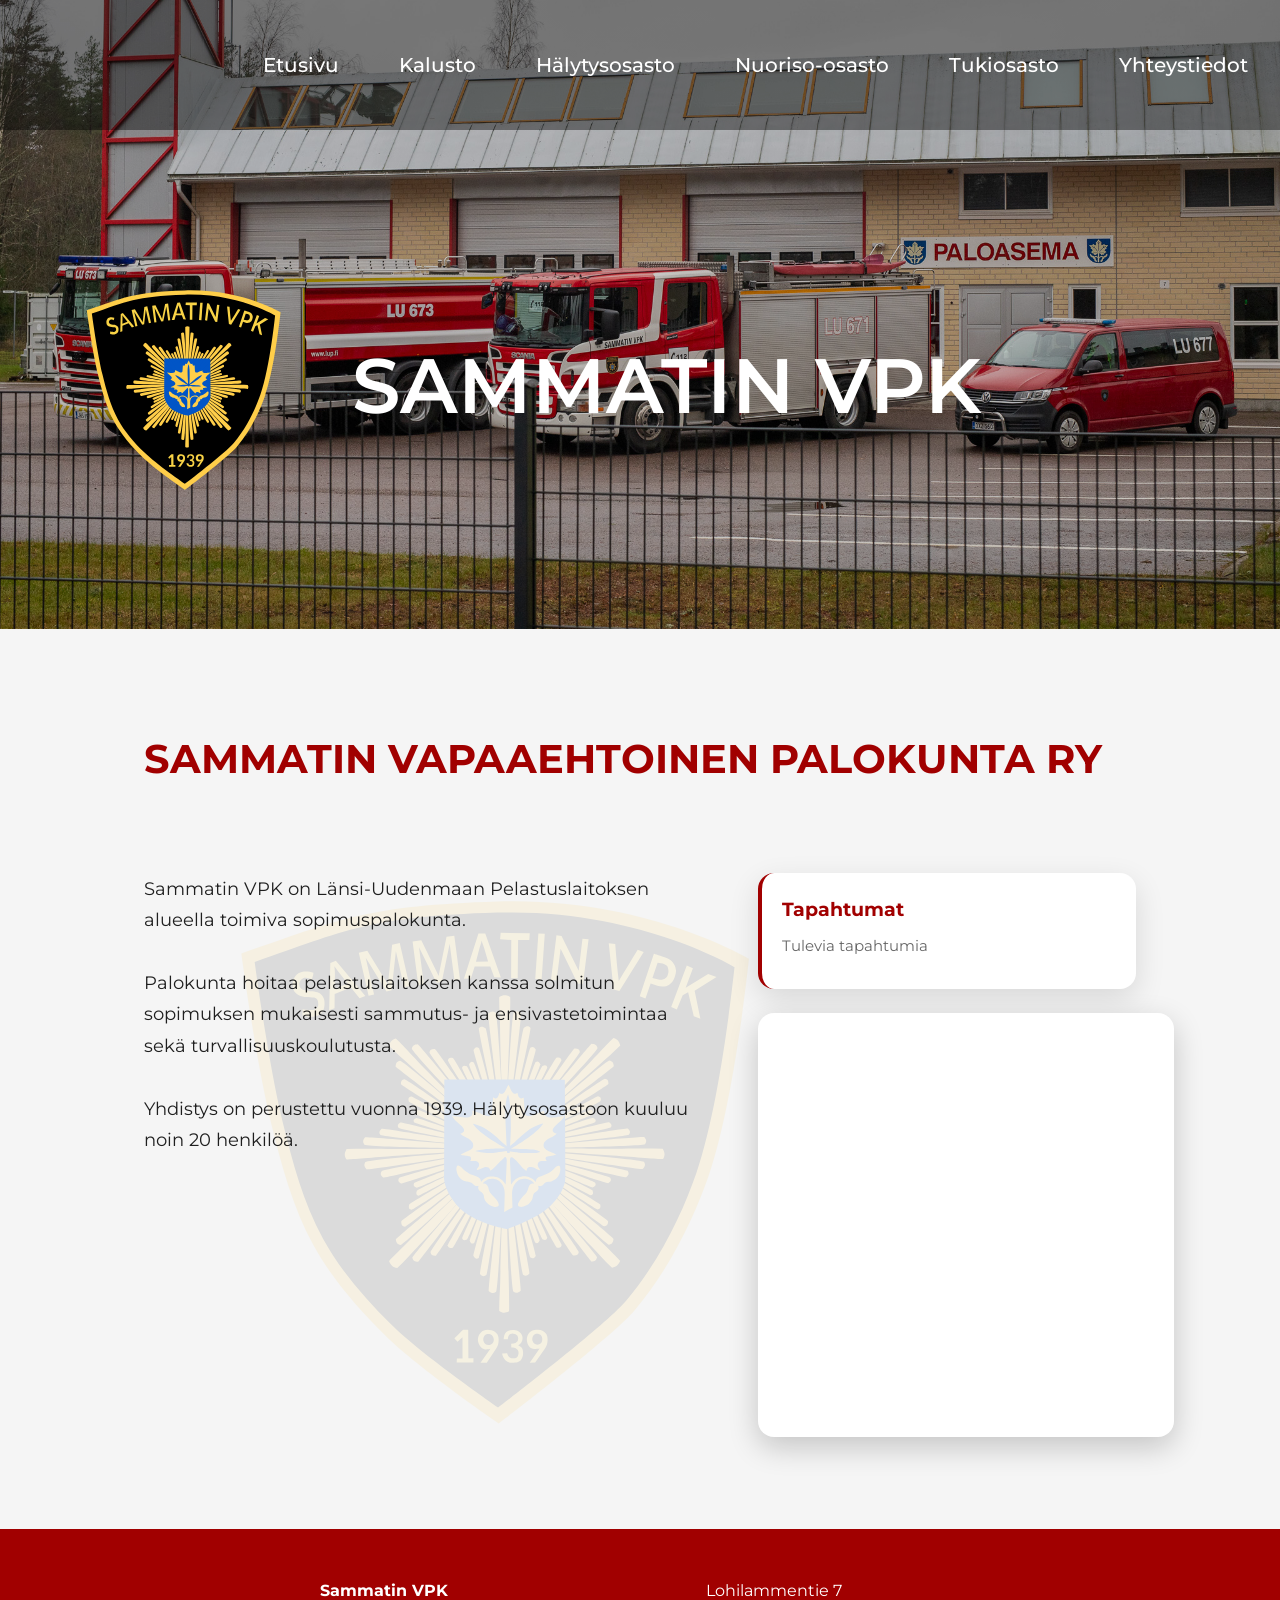
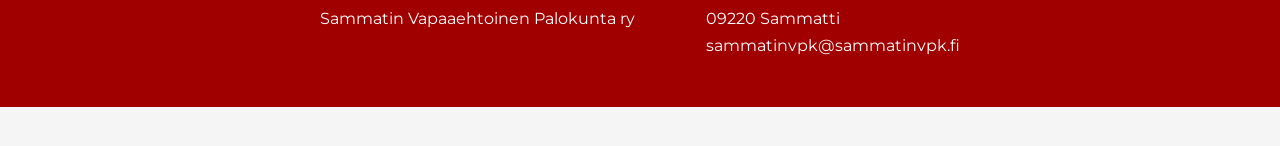
<file: index.html>
<!doctype html>
<html lang="fi">
  <head>
    <meta charset="UTF-8" />
    <meta name="viewport" content="width=device-width, initial-scale=1.0" />

    <title>Sammatin VPK</title>

    <link rel="stylesheet" href="style.css" />

    <link
      href="https://fonts.googleapis.com/css2?family=Montserrat:wght@400;600;700;800&display=swap"
      rel="stylesheet"
    />
  </head>
  <body>
    <!-- HERO -->
    <header class="hero">
      <nav class="navbar">
        <button
          class="nav-toggle"
          aria-label="Avaa valikko"
          aria-expanded="false"
          aria-controls="primary-navigation"
        >
          <span></span>
        </button>
        <ul id="primary-navigation" class="nav-links">
          <li><a href="index.html">Etusivu</a></li>
          <li><a href="kalusto.html">Kalusto</a></li>
          <li><a href="halytysosasto.html">Hälytysosasto</a></li>
          <li><a href="nuoriso-osasto.html">Nuoriso-osasto</a></li>
          <li><a href="tukiosasto.html">Tukiosasto</a></li>
          <li><a href="yhteystiedot.html">Yhteystiedot</a></li>
        </ul>
      </nav>

      <div class="hero-content">
        <img src="svpk_logo.svg" alt="Logo" class="hero-logo" />

        <div>
          <h1>SAMMATIN VPK</h1>
        </div>
      </div>
    </header>
    <!-- MAIN -->
    <main class="main-content">
      <section class="intro">
        <h2>SAMMATIN VAPAAEHTOINEN PALOKUNTA RY</h2>

        <div class="intro-grid">
          <div class="intro-text">
            <p>
              Sammatin VPK on Länsi-Uudenmaan Pelastuslaitoksen alueella toimiva
              sopimuspalokunta.
            </p>

            <p>
              Palokunta hoitaa pelastuslaitoksen kanssa solmitun sopimuksen
              mukaisesti sammutus- ja ensivastetoimintaa sekä
              turvallisuuskoulutusta.
            </p>

            <p>
              Yhdistys on perustettu vuonna 1939. Hälytysosastoon kuuluu noin 20
              henkilöä.
            </p>
          </div>

          <div class="intro-side">
            <div class="news-box">
              <h3>Tapahtumat</h3>
              <p class="news-box__text">Tulevia tapahtumia</p>
            </div>

            <div class="intro-facebook">
              <iframe
                src="https://www.facebook.com/plugins/page.php?href=https%3A%2F%2Fwww.facebook.com%2FSammatinVPK&tabs=timeline&width=500&height=500&small_header=false&adapt_container_width=true&hide_cover=false&show_facepile=true"
                width="100%"
                height="400"
                style="border: none; overflow: hidden"
                scrolling="no"
                frameborder="0"
                data-show-posts="true"
                allowfullscreen="true"
                allow="
                  autoplay;
                  clipboard-write;
                  encrypted-media;
                  picture-in-picture;
                  web-share;
                "
              ></iframe>
            </div>
          </div>
        </div>
      </section>
    </main>

    <!-- FOOTER -->
    <footer class="footer">
      <div>
        <strong>Sammatin VPK</strong><br />
        Sammatin Vapaaehtoinen Palokunta ry
      </div>

      <div>
        Lohilammentie 7<br />
        09220 Sammatti<br />
        sammatinvpk@sammatinvpk.fi
      </div>
    </footer>

    <script src="main.js"></script>
    <!-- <script>
      document.addEventListener("DOMContentLoaded", () => {
        const editor = document.getElementById("news-editor");
        if (!editor) return;

        const savedText = localStorage.getItem("sammatinvpk-news");
        if (savedText) {
          editor.innerHTML = savedText;
        }

        editor.addEventListener("input", () => {
          localStorage.setItem("sammatinvpk-news", editor.innerHTML);
        });
      });
    </script> -->
  </body>
</html>
</file>
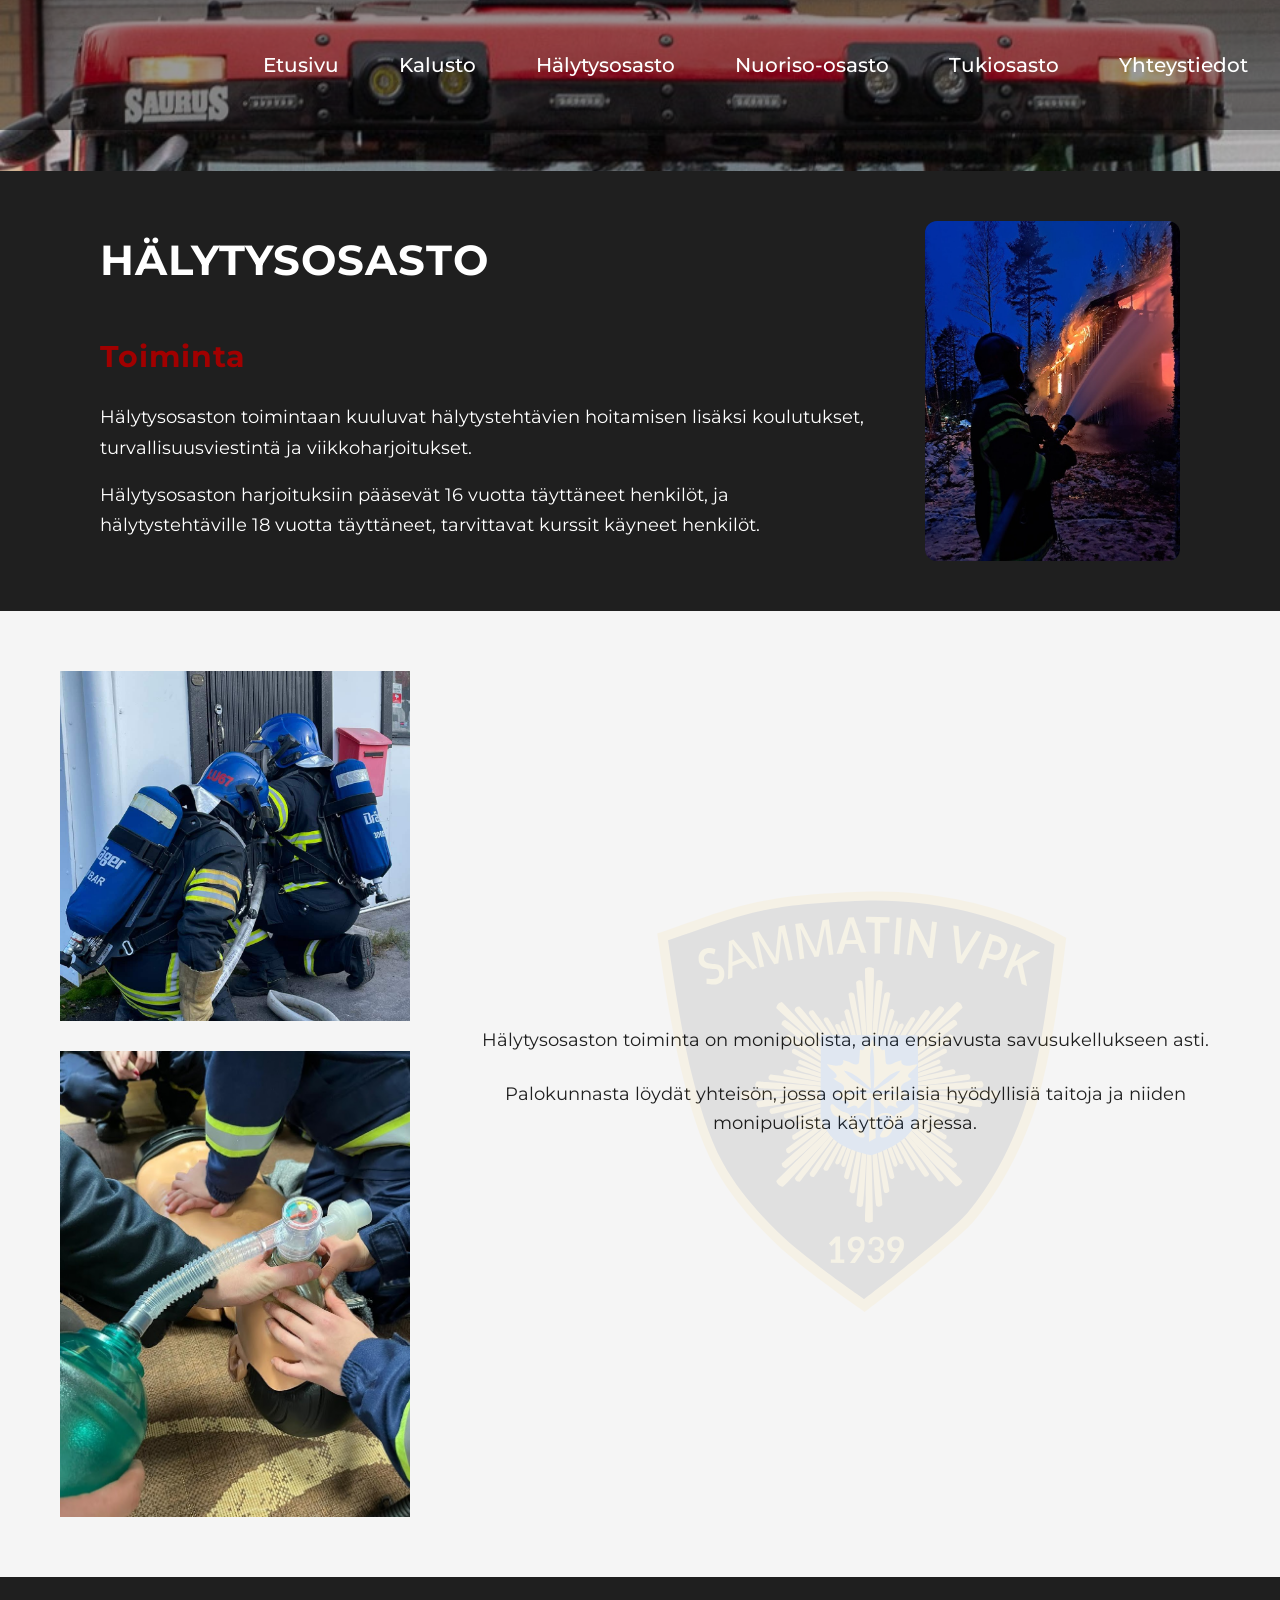
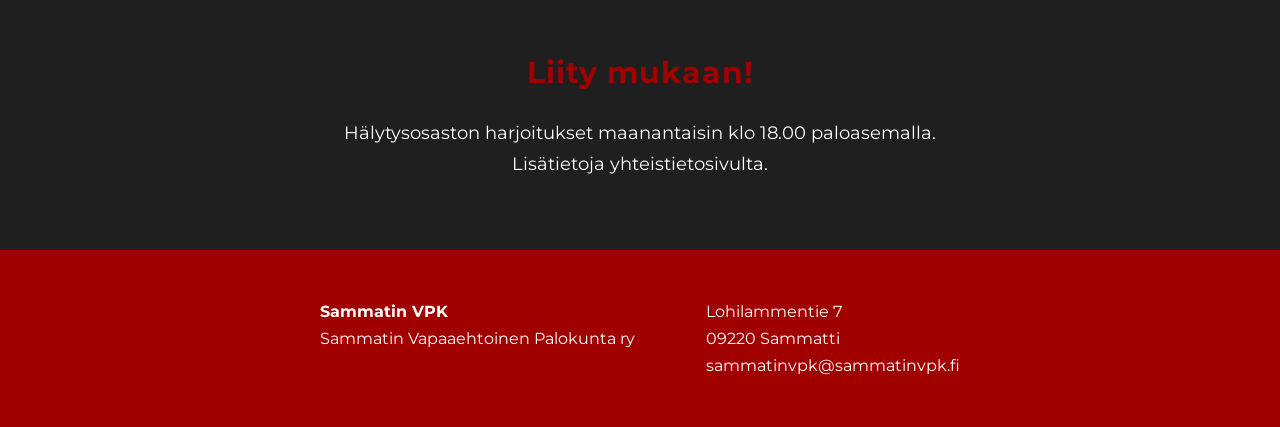
<file: halytysosasto.html>
<!doctype html>
<html lang="fi">
  <head>
    <meta charset="UTF-8" />
    <meta name="viewport" content="width=device-width, initial-scale=1.0" />

    <title>Sammatin VPK - Hälytysosasto</title>

    <link rel="stylesheet" href="style.css" />

    <link
      href="https://fonts.googleapis.com/css2?family=Montserrat:wght@400;600;700;800&display=swap"
      rel="stylesheet"
    />
  </head>
  <body>
    <!-- HERO -->
    <section class="hero2">
      <nav class="navbar">
        <button
          class="nav-toggle"
          aria-label="Avaa valikko"
          aria-expanded="false"
          aria-controls="primary-navigation"
        >
          <span></span>
        </button>
        <ul id="primary-navigation" class="nav-links">
          <li><a href="index.html">Etusivu</a></li>
          <li><a href="kalusto.html">Kalusto</a></li>
          <li><a href="halytysosasto.html">Hälytysosasto</a></li>
          <li><a href="nuoriso-osasto.html">Nuoriso-osasto</a></li>
          <li><a href="tukiosasto.html">Tukiosasto</a></li>
          <li><a href="yhteystiedot.html">Yhteystiedot</a></li>
        </ul>
      </nav>

      <div class="hero-content"></div>
    </section>
    <!-- MAIN -->
    <section class="halytysosasto_intro">
      <div class="text">
        <h1>HÄLYTYSOSASTO</h1>
        <h2>Toiminta</h2>

        <p>
          Hälytysosaston toimintaan kuuluvat hälytystehtävien hoitamisen lisäksi
          koulutukset, turvallisuusviestintä ja viikkoharjoitukset.
        </p>

        <p>
          Hälytysosaston harjoituksiin pääsevät 16 vuotta täyttäneet henkilöt,
          ja hälytystehtäville 18 vuotta täyttäneet, tarvittavat kurssit käyneet
          henkilöt.
        </p>
      </div>

      <div class="image">
        <img
          src="img/talonpoltto2.jpeg"
          alt="Kuva palavaa taloa sammuttavasta vapaapalokuntalaisesta"
        />
      </div>
    </section>

    <section class="halytysosasto_content">
      <div class="left">
        <img
          src="img/savusukellus.jpeg"
          alt="Kuva savusukellusharjoituksesta"
        />
        <img src="img/evy.jpeg" alt="Kuva elvytysharjoituksesta" />
      </div>

      <div class="right">
        <div class="vaakuna"></div>

        <p>
          Hälytysosaston toiminta on monipuolista, aina ensiavusta
          savusukellukseen asti.
        </p>

        <p>
          Palokunnasta löydät yhteisön, jossa opit erilaisia hyödyllisiä taitoja
          ja niiden monipuolista käyttöä arjessa.
        </p>
      </div>
    </section>

    <section class="join">
      <h2>Liity mukaan!</h2>

      <p>Hälytysosaston harjoitukset maanantaisin klo 18.00 paloasemalla.</p>
      <p>Lisätietoja yhteistietosivulta.</p>
    </section>

    <!-- FOOTER -->
    <footer class="footer">
      <div>
        <strong>Sammatin VPK</strong><br />
        Sammatin Vapaaehtoinen Palokunta ry
      </div>

      <div>
        Lohilammentie 7<br />
        09220 Sammatti<br />
        sammatinvpk@sammatinvpk.fi
      </div>
    </footer>
    <script src="main.js"></script>
  </body>
</html>
</file>
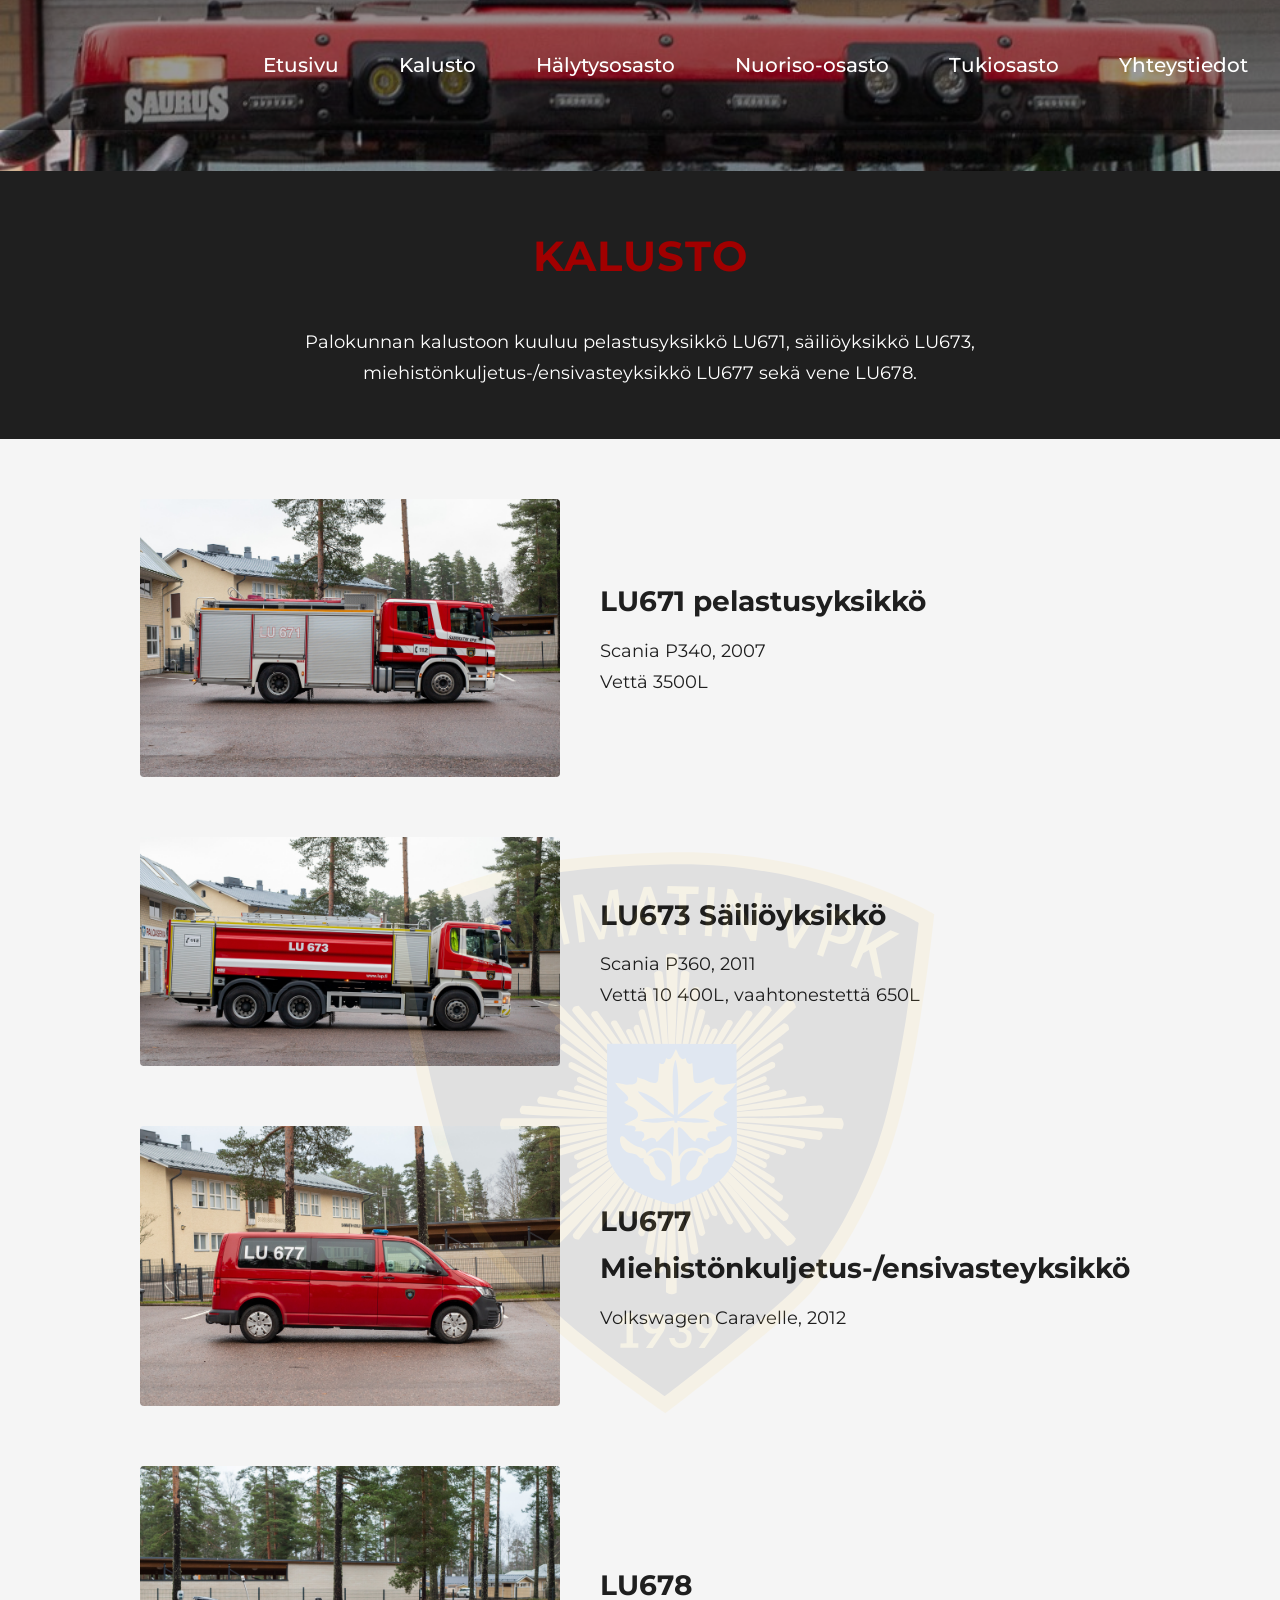
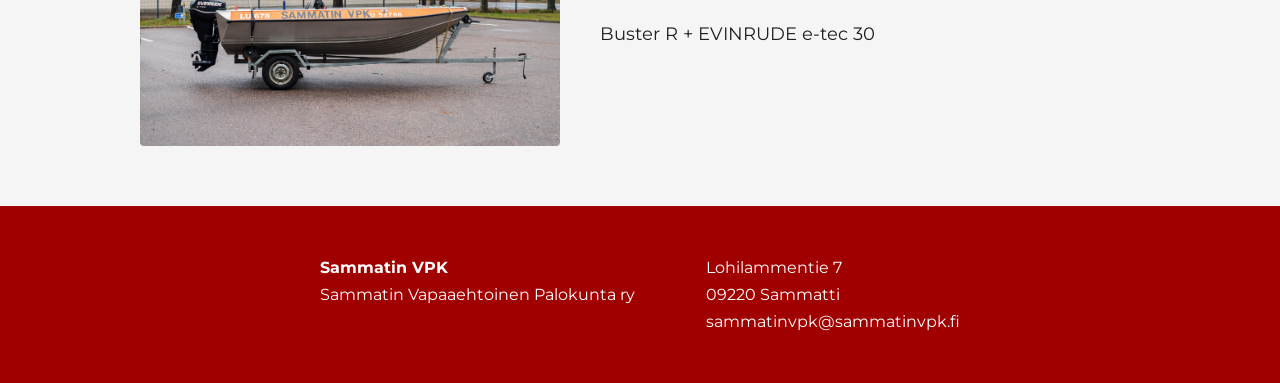
<file: kalusto.html>
<!doctype html>
<html lang="fi">
  <head>
    <meta charset="UTF-8" />
    <meta name="viewport" content="width=device-width, initial-scale=1.0" />
    <title>Sammatin VPK</title>

    <link rel="stylesheet" href="style.css" />

    <link
      href="https://fonts.googleapis.com/css2?family=Montserrat:wght@400;600;700;800&display=swap"
      rel="stylesheet"
    />
  </head>
  <body>
    <!-- HERO -->
    <section class="hero2">
      <nav class="navbar">
        <button class="nav-toggle" aria-label="Avaa valikko" aria-expanded="false" aria-controls="primary-navigation">
          <span></span>
        </button>
        <ul id="primary-navigation" class="nav-links">
          <li><a href="index.html">Etusivu</a></li>
          <li><a href="kalusto.html">Kalusto</a></li>
          <li><a href="halytysosasto.html">Hälytysosasto</a></li>
          <li><a href="nuoriso-osasto.html">Nuoriso-osasto</a></li>
          <li><a href="tukiosasto.html">Tukiosasto</a></li>
          <li><a href="yhteystiedot.html">Yhteystiedot</a></li>
        </ul>
      </nav>

      <div class="hero-content"></div>
    </section>
  </head>
  <body>
    <!-- MAIN -->

    <section class="kalusto_intro">
      <h1>KALUSTO</h1>

      <p>
        Palokunnan kalustoon kuuluu pelastusyksikkö LU671, säiliöyksikkö LU673, miehistönkuljetus-/ensivasteyksikkö LU677 sekä vene LU678.
      </p>
    </section>

    <section class="content kalusto-content">
      <div class="vehicle-list">
        <div class="vehicle">
          <img src="img/671_sivu.jpg" alt="Kuva LU671 pelastusautosta" />
          <div class="vehicle-info">
            <h3>LU671 pelastusyksikkö</h3>
            <p>
              Scania P340, 2007<br />
              Vettä 3500L
            </p>
          </div>
        </div>

        <div class="vehicle">
          <div class="vaakuna"></div>
          <img src="img/673_sivu.jpg" alt="Kuva LU673 säiliöautosta" />
          <div class="vehicle-info">
            <h3>LU673 Säiliöyksikkö</h3>
            <p>
              Scania P360, 2011<br />
              Vettä 10 400L, vaahtonestettä 650L<br />
            </p>
          </div>
        </div>

        <div class="vehicle">
          <img src="img/677_sivu.jpg" alt="Kuva LU677 ensivasteautosta" />
          <div class="vehicle-info">
            <h3>LU677 Miehistönkuljetus-/ensivasteyksikkö</h3>
            <p>
              Volkswagen Caravelle, 2012
            </p>
          </div>
        </div>

        <div class="vehicle">
          <img src="img/678_vene.jpg" alt="Kuva LU678 veneestä" />
          <div class="vehicle-info">
            <h3>LU678</h3>
            <p>
              Buster R + EVINRUDE e-tec 30
            </p>
          </div>
        </div>
      </div>
    </section>

    <!-- FOOTER -->
    <footer class="footer">
      <div>
        <strong>Sammatin VPK</strong><br />
        Sammatin Vapaaehtoinen Palokunta ry
      </div>

      <div>
        Lohilammentie 7<br />
        09220 Sammatti<br />
        sammatinvpk@sammatinvpk.fi
      </div>
    </footer>
    <script src="main.js"></script>
  </body>
</html>
</file>
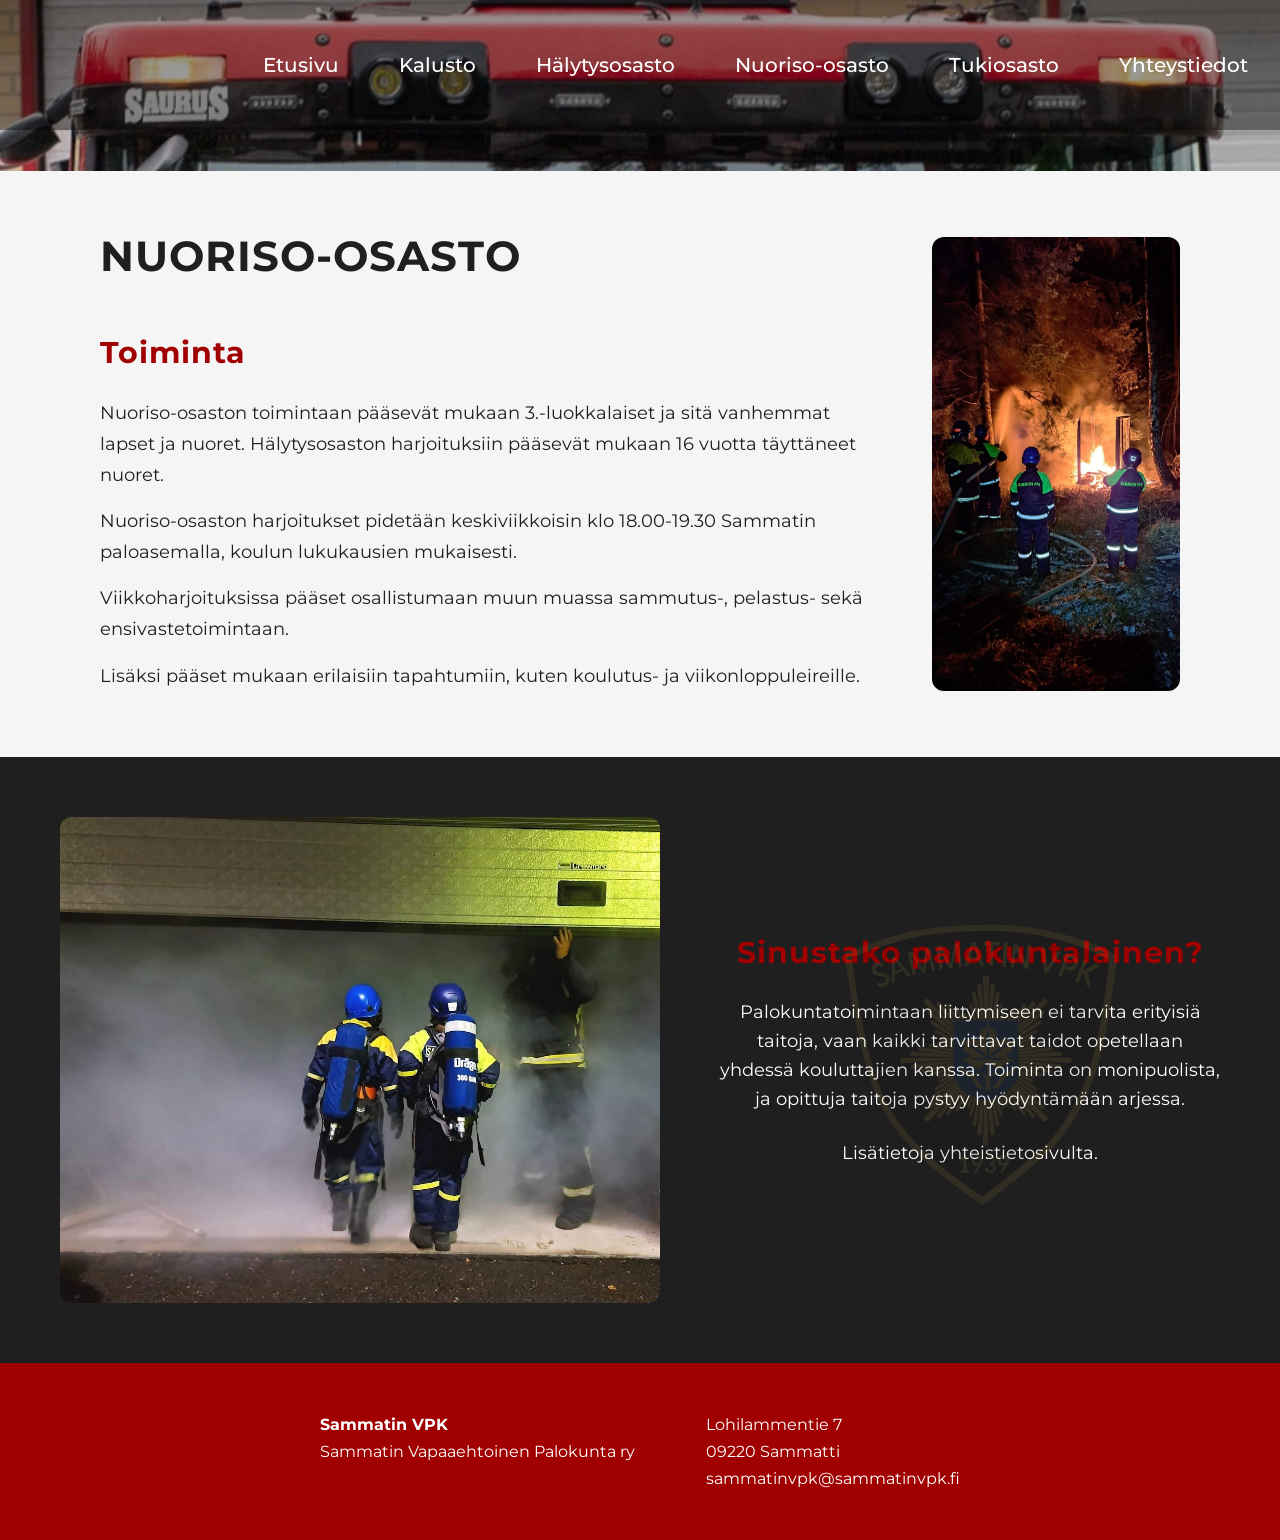
<file: nuoriso-osasto.html>
<!doctype html>
<html lang="fi">
  <head>
    <meta charset="UTF-8" />
    <meta name="viewport" content="width=device-width, initial-scale=1.0" />

    <title>Sammatin VPK - Nuoriso-osasto</title>

    <link rel="stylesheet" href="style.css" />

    <link
      href="https://fonts.googleapis.com/css2?family=Montserrat:wght@400;600;700;800&display=swap"
      rel="stylesheet"
    />
  </head>
  <body>
    <!-- HERO -->
    <section class="hero2">
      <nav class="navbar">
        <button class="nav-toggle" aria-label="Avaa valikko" aria-expanded="false" aria-controls="primary-navigation">
          <span></span>
        </button>
        <ul id="primary-navigation" class="nav-links">
          <li><a href="index.html">Etusivu</a></li>
          <li><a href="kalusto.html">Kalusto</a></li>
          <li><a href="halytysosasto.html">Hälytysosasto</a></li>
          <li><a href="nuoriso-osasto.html">Nuoriso-osasto</a></li>
          <li><a href="tukiosasto.html">Tukiosasto</a></li>
          <li><a href="yhteystiedot.html">Yhteystiedot</a></li>
        </ul>
      </nav>

      <div class="hero-content"></div>
    </section>
  </head>
  <body>
    <!-- MAIN -->
    <section class="nuorisoosasto_intro">
      <div class="text">
        <h1>NUORISO-OSASTO</h1>
        <h2>Toiminta</h2>

        <p>
          Nuoriso-osaston toimintaan pääsevät mukaan 3.-luokkalaiset ja sitä vanhemmat lapset ja nuoret. Hälytysosaston harjoituksiin pääsevät mukaan 16 vuotta täyttäneet nuoret.
        </p>

        <p>
          Nuoriso-osaston harjoitukset pidetään keskiviikkoisin klo 18.00-19.30 Sammatin paloasemalla, koulun lukukausien mukaisesti.
        </p>
        <p>Viikkoharjoituksissa pääset osallistumaan muun muassa sammutus-, pelastus- sekä ensivastetoimintaan.</p>

        <p>
          Lisäksi pääset mukaan erilaisiin tapahtumiin, kuten koulutus- ja viikonloppuleireille.
        </p>
      </div>

      <div class="image">
        <img src="img/nuoret2.jpeg" alt="Kuva nuoriso-osaston harjoituksista" />
      </div>
    </section>

    <section class="nuorisoosasto_content">
      <div class="nos_left">
        <img src="img/nuoret3.jpeg" alt="Kuva nuoriso-osaston harjoituksista" />
      </div>

      <div class="nos_right">
        <div class="vaakuna"></div>
        <h3>Sinustako palokuntalainen?</h3>
        <p>
          Palokuntatoimintaan liittymiseen ei tarvita erityisiä taitoja, vaan kaikki tarvittavat taidot opetellaan yhdessä kouluttajien kanssa. Toiminta on monipuolista, ja opittuja taitoja pystyy hyödyntämään arjessa.
        </p>

        <p>
          Lisätietoja yhteistietosivulta.
        </p>
      </div>
    </section>

    <!-- FOOTER -->
    <footer class="footer">
      <div>
        <strong>Sammatin VPK</strong><br />
        Sammatin Vapaaehtoinen Palokunta ry
      </div>

      <div>
        Lohilammentie 7<br />
        09220 Sammatti<br />
        sammatinvpk@sammatinvpk.fi
      </div>
    </footer>
    <script src="main.js"></script>
  </body>
</html>
</file>
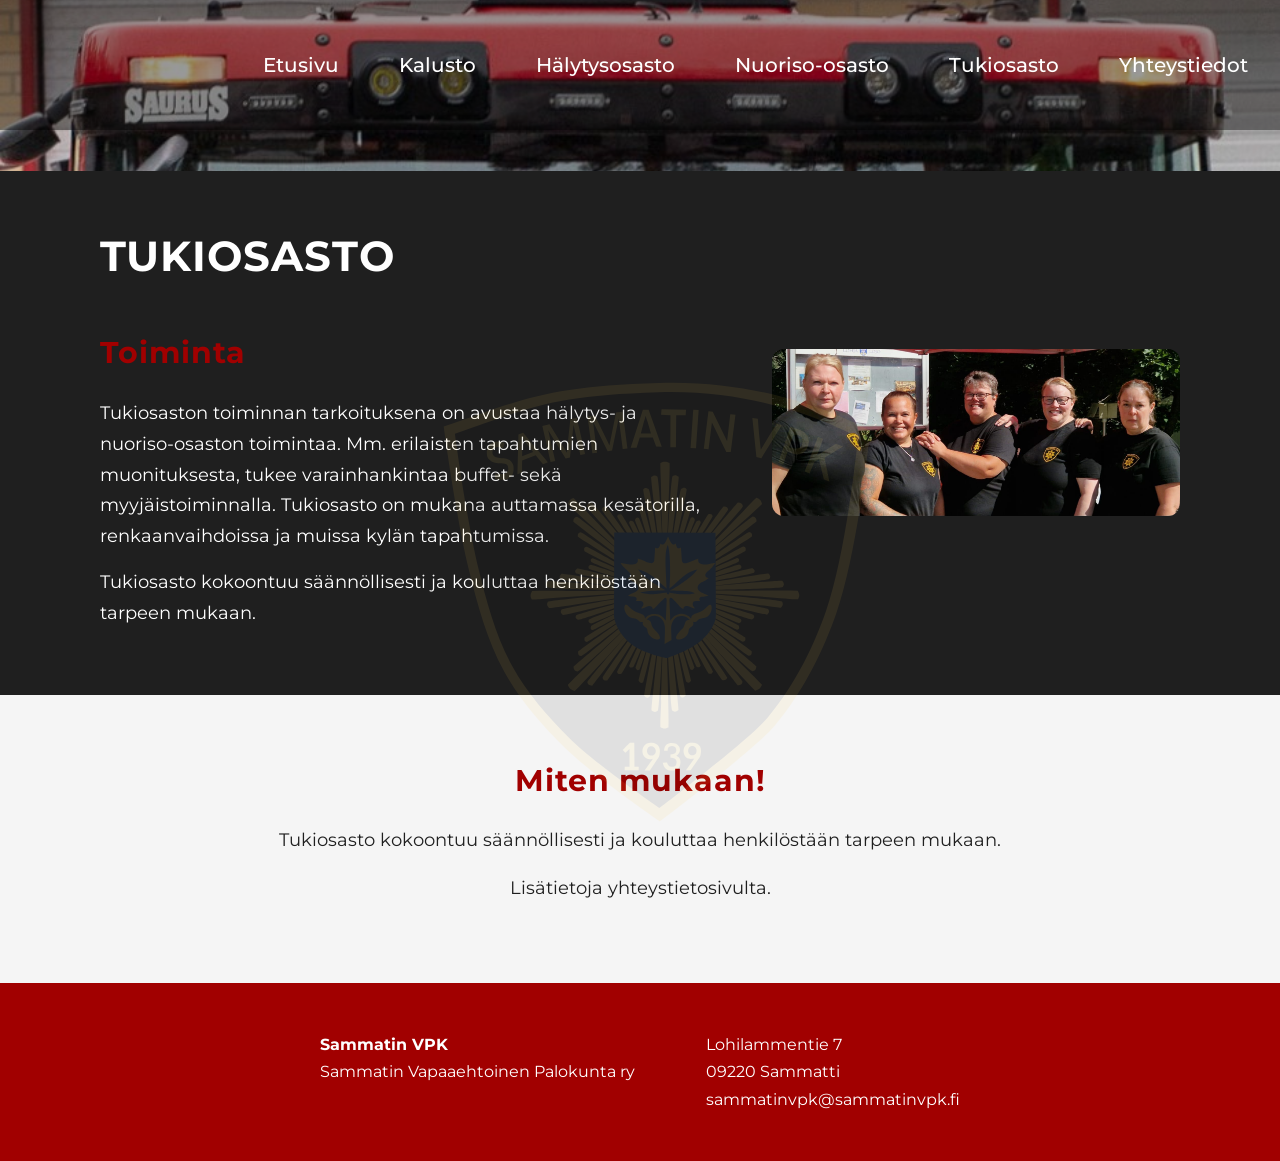
<file: tukiosasto.html>
<!doctype html>
<html lang="fi">
  <head>
    <meta charset="UTF-8" />
    <meta name="viewport" content="width=device-width, initial-scale=1.0" />

    <title>Sammatin VPK - Tukiosasto</title>

    <link rel="stylesheet" href="style.css" />

    <link
      href="https://fonts.googleapis.com/css2?family=Montserrat:wght@400;600;700;800&display=swap"
      rel="stylesheet"
    />
  </head>
  <body>
    <!-- HERO -->
    <section class="hero2">
      <nav class="navbar">
        <button class="nav-toggle" aria-label="Avaa valikko" aria-expanded="false" aria-controls="primary-navigation">
          <span></span>
        </button>
        <ul id="primary-navigation" class="nav-links">
          <li><a href="index.html">Etusivu</a></li>
          <li><a href="kalusto.html">Kalusto</a></li>
          <li><a href="halytysosasto.html">Hälytysosasto</a></li>
          <li><a href="nuoriso-osasto.html">Nuoriso-osasto</a></li>
          <li><a href="tukiosasto.html">Tukiosasto</a></li>
          <li><a href="yhteystiedot.html">Yhteystiedot</a></li>
        </ul>
      </nav>

      <div class="hero-content"></div>
    </section>
  </head>
  <body>
    <!-- MAIN -->
    <section class="tukiosasto_intro">
      <div class="text">
        <h1>TUKIOSASTO</h1>
        <h2>Toiminta</h2>
          <div class="tukiosasto_vaakuna"></div>
        <p>
          Tukiosaston toiminnan tarkoituksena on avustaa hälytys- ja nuoriso-osaston toimintaa. Mm. erilaisten tapahtumien muonituksesta, tukee varainhankintaa buffet- sekä myyjäistoiminnalla. Tukiosasto on mukana auttamassa kesätorilla, renkaanvaihdoissa ja muissa kylän tapahtumissa.
        </p>
        <p>
Tukiosasto kokoontuu säännöllisesti ja kouluttaa henkilöstään tarpeen mukaan.
        </p>
      </div>

      <div class="image">
        <img
          src="img/tukiosasto.jpg"
          alt="Kuva tukiosaston jäsenistä"/>
      </div>
    </section>

    <section class="tukiosasto_content">
        <div class="text">
        <h2>Miten mukaan!</h2>
        <p>Tukiosasto kokoontuu säännöllisesti ja kouluttaa henkilöstään tarpeen mukaan.</p>
        <p>Lisätietoja yhteystietosivulta. </p>
    </div>
</section>

    <!-- FOOTER -->
    <footer class="footer">
      <div>
        <strong>Sammatin VPK</strong><br />
        Sammatin Vapaaehtoinen Palokunta ry
      </div>

      <div>
        Lohilammentie 7<br />
        09220 Sammatti<br />
        sammatinvpk@sammatinvpk.fi
      </div>
    </footer>
    <script src="main.js"></script>
  </body>
</html>
</file>
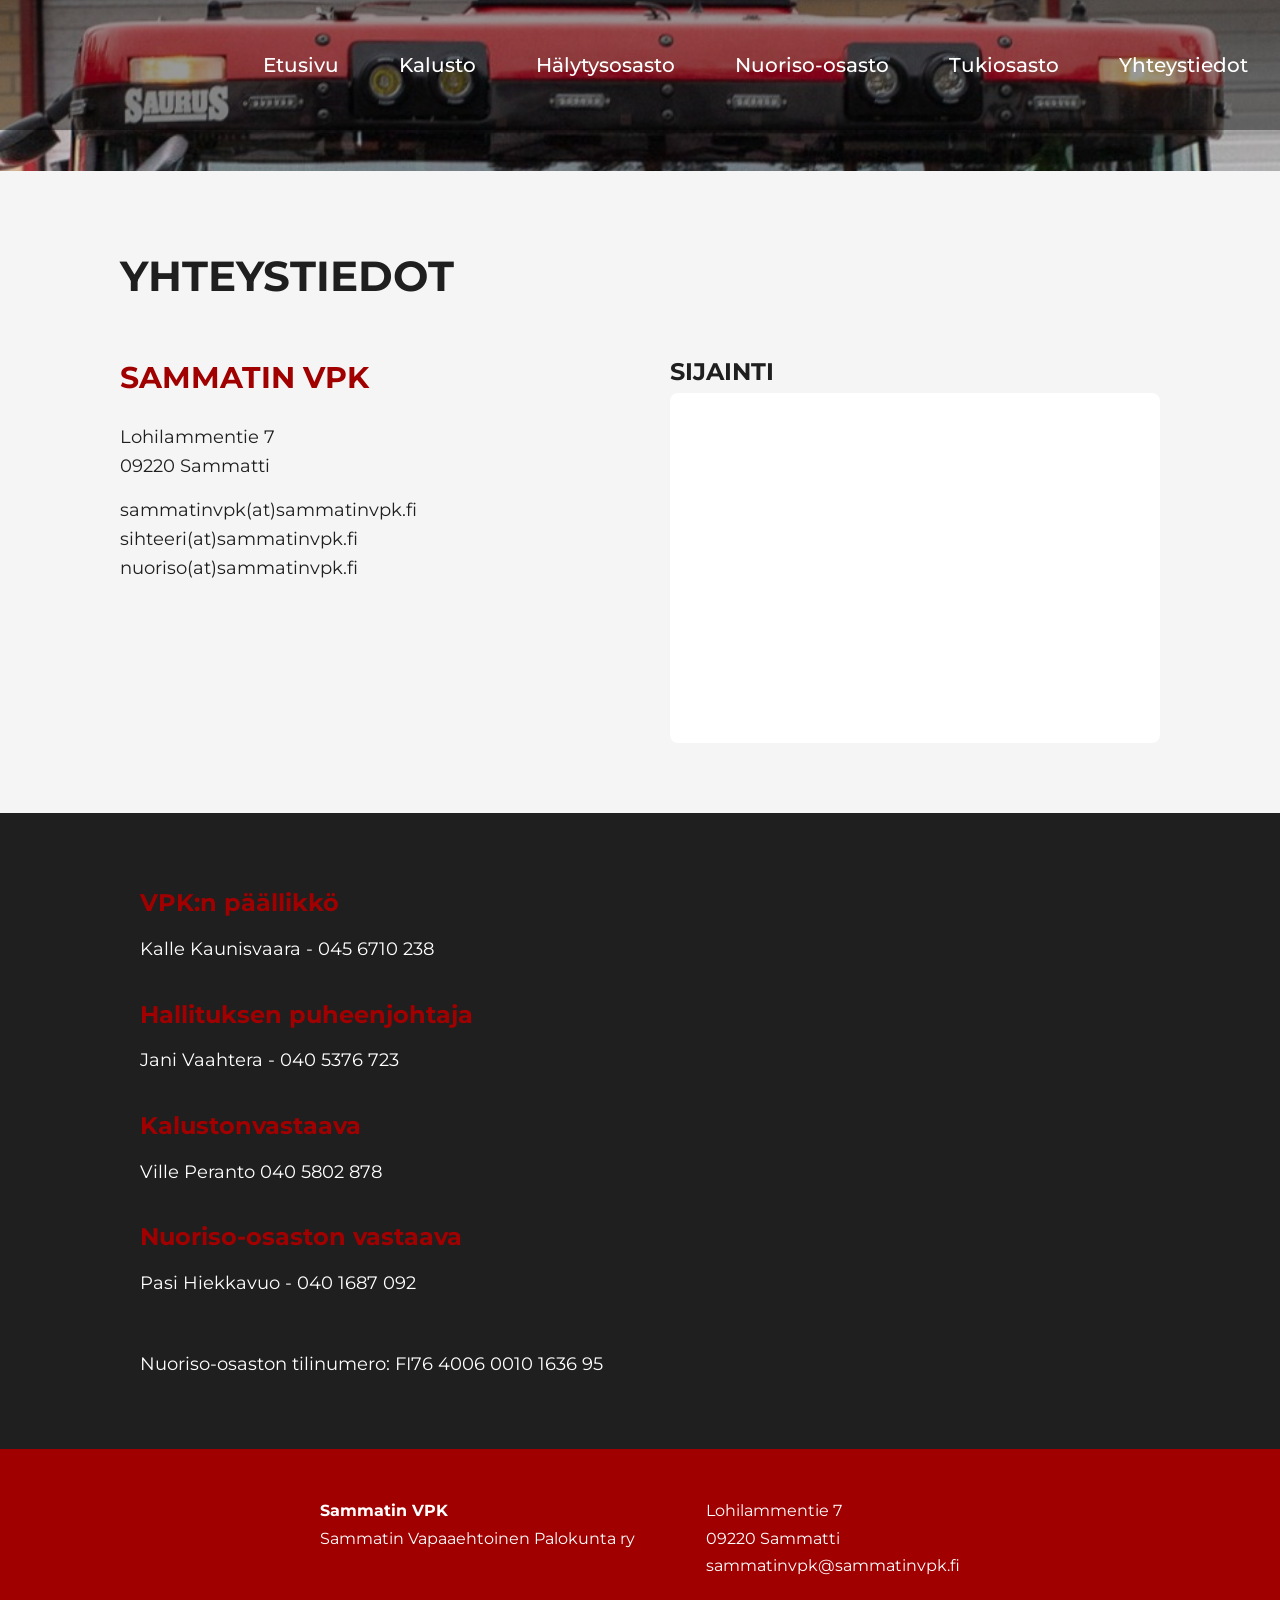
<file: yhteystiedot.html>
<!doctype html>
<html lang="fi">
  <head>
    <meta charset="UTF-8" />
    <meta name="viewport" content="width=device-width, initial-scale=1.0" />

    <title>Sammatin VPK - Yhteystiedot</title>

    <link rel="stylesheet" href="style.css" />

    <link
      href="https://fonts.googleapis.com/css2?family=Montserrat:wght@400;600;700;800&display=swap"
      rel="stylesheet"
    />
  </head>
  <body>
    <!-- HERO -->
    <section class="hero2">
      <nav class="navbar">
        <button
          class="nav-toggle"
          aria-label="Avaa valikko"
          aria-expanded="false"
          aria-controls="primary-navigation"
        >
          <span></span>
        </button>
        <ul id="primary-navigation" class="nav-links">
          <li><a href="index.html">Etusivu</a></li>
          <li><a href="kalusto.html">Kalusto</a></li>
          <li><a href="halytysosasto.html">Hälytysosasto</a></li>
          <li><a href="nuoriso-osasto.html">Nuoriso-osasto</a></li>
          <li><a href="tukiosasto.html">Tukiosasto</a></li>
          <li><a href="yhteystiedot.html">Yhteystiedot</a></li>
        </ul>
      </nav>

      <div class="hero-content"></div>
    </section>

    <!-- MAIN -->
    <section class="contact">
      <h1>YHTEYSTIEDOT</h1>

      <div class="contact-grid">
        <div class="contact_left">
          <h2>SAMMATIN VPK</h2>

          <p>
            Lohilammentie 7<br />
            09220 Sammatti
          </p>

          <p>
            sammatinvpk(at)sammatinvpk.fi<br />
            sihteeri(at)sammatinvpk.fi<br />
            nuoriso(at)sammatinvpk.fi
          </p>
        </div>

        <div class="contact_right">
          <h2>SIJAINTI</h2>

          <div class="map">
            <iframe
              src="https://www.google.com/maps/embed?pb=!1m18!1m12!1m3!1d1975.691816859977!2d23.815068377758195!3d60.31815507510824!2m3!1f0!2f0!3f0!3m2!1i1024!2i768!4f13.1!3m3!1m2!1s0x468dc83ccf737df1%3A0xced905c6ac9f09b!2sSammatin%20Vapaaehtoinen%20Palokunta%20ry!5e0!3m2!1sen!2sfi!4v1783336475432!5m2!1sen!2sfi"
              style="border: 0"
              allowfullscreen=""
              loading="lazy"
              referrerpolicy="strict-origin-when-cross-origin"
            ></iframe>
          </div>
        </div>
      </div>
    </section>
    <section class="members">
      <div class="members-container">
        <div class="person">
          <h3>VPK:n päällikkö</h3>
          <p>Kalle Kaunisvaara - 045 6710 238</p>
        </div>

        <div class="person">
          <h3>Hallituksen puheenjohtaja</h3>
          <p>Jani Vaahtera - 040 5376 723</p>
        </div>

        <div class="person">
          <h3>Kalustonvastaava</h3>
          <p>Ville Peranto 040 5802 878</p>
        </div>

        <div class="person">
          <h3>Nuoriso-osaston vastaava</h3>
          <p>Pasi Hiekkavuo - 040 1687 092</p>
        </div>

        <div class="account">
          <p>Nuoriso-osaston tilinumero: FI76 4006 0010 1636 95</p>
        </div>
      </div>
    </section>

    <!-- FOOTER -->
    <footer class="footer">
      <div>
        <strong>Sammatin VPK</strong><br />
        Sammatin Vapaaehtoinen Palokunta ry
      </div>

      <div>
        Lohilammentie 7<br />
        09220 Sammatti<br />
        sammatinvpk@sammatinvpk.fi
      </div>
    </footer>

    <script src="main.js"></script>
  </body>
</html>
</file>
<file: style.css>
* {
  margin: 0;
  padding: 0;
  box-sizing: border-box;
}

:root {

  --red: #a10000;
  --dark: #1f1f1f;
  --light: #f5f5f5;
  --white: #ffffff;

  --max-width: 1200px;
}

body {
  font-family: 'Montserrat', sans-serif;
  background: var(--light);
  color: var(--dark);
  line-height: 1.7;
}

/* NAVBAR */

.navbar {
  width: 100%;
  max-width: none;
  margin: 0;
  padding: 3rem 2rem;
  background-color: rgba(0,0,0,0.40);
  display: flex;
  justify-content: space-between;
  align-items: center;
  gap: 1rem;
  position: fixed;
  top: 0;
  left: 0;
  z-index: 999;
}

.nav-toggle {
  display: none;
  border: none;
  background: transparent;
  cursor: pointer;
  width: 2.4rem;
  height: 2.4rem;
  position: relative;
}

.nav-toggle span,
.nav-toggle span::before,
.nav-toggle span::after {
  display: block;
  width: 100%;
  height: 3px;
  background: var(--white);
  border-radius: 999px;
  position: absolute;
  left: 0;
  transition: transform 0.3s ease, opacity 0.3s ease;
}

.nav-toggle span {
  top: 50%;
  transform: translateY(-50%);
}

.nav-toggle span::before {
  content: "";
  top: -8px;
}

.nav-toggle span::after {
  content: "";
  top: 8px;
}

.nav-toggle.open span {
  background: transparent;
}

.nav-toggle.open span::before {
  transform: translateY(8px) rotate(45deg);
}

.nav-toggle.open span::after {
  transform: translateY(-8px) rotate(-45deg);
}

.nav-links {
  display: flex;
  gap: 60px;
  margin-left: auto;
  list-style: none;
  font-size: 20px;
}

.nav-links a {
  text-decoration: none;
  color: var(--white);
  font-weight: 500;
  transition: 0.3s;
}

.nav-links a:hover {
  color: var(--red);
}

.image img {
  width: 100%;
  max-width: 100%;
  height: auto;
  display: block;
  border-radius: 12px;
}

/* HERO CONTENT */

.hero-content {
  flex: 1;
  width: 100%;
  max-width: none;
  margin: auto 0 0;
  padding: 10rem 1rem 1rem;
  display: flex;
  justify-content: flex-start;
  align-items: center;
  gap: 1rem;
  position: sticky;
}

.hero-logo {
  width: clamp(15rem, 20rem, 22rem);
}

.hero-content h1 {
  color: var(--white);

  font-size: clamp(2rem, 10vw, 4.8rem);

  font-weight: 600;
  line-height: 1;
  white-space: nowrap;
}

.hero-content p {
  color: var(--white);
  margin-top: 2rem;
  font-size: clamp(1.25rem, 2.5vw, 1.375rem);
}

.hero {

  background:
    linear-gradient(rgba(0,0,0,0.20), rgba(0,0,0,0.20)),
    url("img/asema.jpg");
  background-size: cover;
  background-position: center 75%;
  display: flex;
  flex-direction: column;
}

.hero2 {
  min-height: 19vh;
  background:
    url("img/upperbanner.jpeg");
  background-size: cover;
  background-position: center 28%;
  display: flex;
  flex-direction: column;
}

.hero2 .hero-content {
  padding: 2.5rem 1rem 1rem;
}

/* MAIN CONTENT */

.main-content {
  padding: 5rem 2rem;
}

.intro {
  max-width: none;
  margin: auto;
  padding: 1rem 7rem 0.8rem;
  position: relative;
  overflow: visible;
}

.intro h2 {
  color: var(--red);
  margin-bottom: 5rem;
  font-size: clamp(1rem, 4vw, 2.5rem);
  font-weight: 700;
}

.intro-grid {
  display: grid;
  grid-template-columns: 3fr 2fr;
  gap: 3rem;
  align-items: start;
}

.intro-side {
  display: flex;
  flex-direction: column;
  gap: 1.5rem;
}

.news-box {
  background: var(--white);
  border-radius: 16px;
  padding: 1.25rem 1.25rem 1rem;
  box-shadow: 0 10px 30px rgba(0, 0, 0, 0.12);
  border-left: 4px solid var(--red);
}

.news-box h3 {
  color: var(--red);
  font-size: 1.2rem;
  margin-bottom: 0.5rem;
}

.news-box__text {
  font-size: 0.95rem;
  color: #666;
  margin-bottom: 0.85rem;
}

/* Background logo behind intro text */
.intro::before {
  content: "";
  position: absolute;
  left: 2%;
  top: 60%;
  transform: translateY(-50%);
  width: 100%;
  height: 160%;
  background-image: url("svpk_logo.svg");
  background-repeat: no-repeat;
  background-position: left center;
  background-size: contain;
  opacity: 0.10;
  pointer-events: none;
}
/*FRONTPAGE INTRO*/
.intro > * {
  position: relative;
  z-index: 1;
}

.intro-text p {
  margin-bottom: 2rem;

  font-size: clamp(1rem, 2.5vw, 1.15rem);
}

/* FACEBOOK WIDGET */

.intro-facebook {
  width:110%;
  min-height: 400px;
  border-radius: 16px;
  overflow: hidden;
  box-shadow: 0 10px 30px rgba(0,0,0,0.2);
  background: var(--white);
  padding: 0.75rem;
}

.intro-facebook iframe {
  display: block;
  width: 100%;
  max-width: 100%;
  min-height: 300px;
  border: 0;
}

/*KALUSTO INTRO*/
.kalusto_intro{
    background:var(--dark);
    color:var(--white);
    padding:50px 20px;
    text-align:center;
}

.kalusto_intro h1{
    color: var(--red);
    font-size:42px;
    margin-bottom:35px;
    letter-spacing:1px;
}

.kalusto_intro p{
    max-width:900px;
    margin:auto;
    line-height:1.7;
    font-size:18px;
}

/* VEHICLES */
.vehicle-list{
    max-width:1000px;
    margin:auto;
    position:relative;
    z-index:1;
}

.vehicle{
    display:flex;
    align-items:center;
    gap:40px;
    margin-top:60px;
    margin-bottom:60px;
}

.vehicle img{
    width:420px;
    max-width:100%;
    border-radius:4px;
    display:block;
}

.vehicle-info{
    flex:1;
}

.vehicle-info h3{
    font-size:28px;
    margin-bottom:10px;
    color:var(--dark);
}

.vehicle-info p{
    font-size:18px;
    line-height:1.7;
}

/* HALYTYSOSASTO INTRO */
.halytysosasto_intro{
    background:var(--dark);
    color:var(--white);
    padding:50px 100px;
    display:flex;
    align-items:center;
    gap:60px;
    text-align:left;
}

.halytysosasto_intro .image img{
    max-width:300px;
    display:block;
    margin-left:auto;
    border-radius:12px;
}

.halytysosasto_intro h1{
    color:var(--white);
    font-size:42px;
    margin-bottom:35px;
    letter-spacing:1px;
}
.halytysosasto_intro h2{
    color:var(--red);
    font-size:30px;
    margin-bottom:20px;
    letter-spacing:1px;
}

.halytysosasto_intro p{
    max-width:900px;
    margin:0 0 16px;
    line-height:1.7;
    font-size:18px;
}

/* HALYTYSOSASTO CONTENT */
.halytysosasto_content{
    display:grid;
    grid-template-columns:2fr 6fr;
    padding:60px;
    gap:60px;
    color:var(--dark);
}

.left{
    display:flex;
    flex-direction:column;
    gap:30px;
}

.left img{
    max-width:350px;
    max-height:100%;
}

.right{
    position:relative;
    display:flex;
    flex-direction:column;
    justify-content:center;
}

.right p{
    font-size:18px;
    text-align:center;
    line-height:1.6;
    margin-bottom:25px;
}

.vaakuna{
    position:absolute;
    inset:0;
    background:url("svpk_logo.svg") center no-repeat;
    background-size: 90% ;
    opacity:.08;
    pointer-events:none;
}

.tukiosasto_vaakuna{
    position:absolute;
    inset: 0;
    background:url("svpk_logo.svg") center no-repeat;
    background-size: 55% ;
    opacity:.08;
    pointer-events:none;
    margin-top: 18rem;
}

/*ETUSIVU - JOIN */

.join{
    background:var(--dark);
    color:var(--white);
    text-align:center;
    padding:70px 20px;
}

.join h2{
    color:var(--red);
    font-size:30px;
    margin-bottom:20px;
    letter-spacing:1px;
}

.join p{
    max-width:900px;
    margin:auto;
    font-size:18px;
}

/* NUORISO-OSASTO INTRO */
.nuorisoosasto_intro{
    background:var(--light);
    color:var(--dark);
    padding:50px 100px;
    display:flex;
    align-items:center;
    gap:60px;
    text-align:left;
}

.nuorisoosasto_intro .image img{
    max-width:300px;
    display:block;
    margin-left:auto;
    border-radius:12px;
    max-height: 500px;
}

.nuorisoosasto_intro h1{
    color:var(--dark);
    font-size:42px;
    margin-bottom:35px;
    letter-spacing:1px;
}

.nuorisoosasto_intro h2{
    color:var(--red);
    font-size:30px;
    margin-bottom:20px;
    letter-spacing:1px;
}

.nuorisoosasto_intro p{
    max-width:850px;
    margin:0 0 16px;
    line-height:1.7;
    font-size:18px;
}

/* NUORISO-OSASTO CONTENT */
.nuorisoosasto_content{
    background:var(--dark);
    display:grid;
    grid-template-columns:10fr 20fr;
    padding:60px;
    gap:60px;
    color:var(--white);
}

.nos_left{
    display:flex;
    flex-direction:column;
    gap:30px;
}

.nos_left img{
    max-width:600px;
    max-height:100%;
    border-radius:12px;
}

.nos_right{
    position:relative;
    display:flex;
    flex-direction:column;
    justify-content:center;
}

.nos_right h2{
    color:var(--red);
    font-size:30px;
    margin-bottom:20px;
    letter-spacing:1px;
}

.nos_right h3{
    color:var(--red);
    font-size:30px;
    margin-bottom:20px;
    letter-spacing:1px;
    text-align:center;
}

.nos_right p{
    font-size:18px;
    text-align:center;
    line-height:1.6;
    margin-bottom:25px;
}

/* TUKIOSASTO INTRO */
.tukiosasto_intro{
    background:var(--dark);
    color:var(--white);
    padding:50px 100px;
    display:flex;
    align-items:center;
    gap:60px;
    text-align:left;
}

.tukiosasto_intro .image img{
    max-width:600px;
    display:block;
    margin-left:auto;
    border-radius:12px;
}

.tukiosasto_intro h1{
    color:var(--white);
    font-size:42px;
    margin-bottom:35px;
    letter-spacing:1px;
}

.tukiosasto_intro h2{
    color:var(--red);
    font-size:30px;
    margin-bottom:20px;
    letter-spacing:1px;
}

.tukiosasto_intro p{
    max-width:900px;
    margin:0 0 16px;
    line-height:1.7;
    font-size:18px;
}

/* TUKIOSASTO CONTENT */
.tukiosasto_content{
    grid-template-columns:2fr 6fr;
    padding:60px;
    gap:60px;
    color:var(--dark);
    text-align:center;
}

.tukiosasto_content h2{
    color:var(--red);
    font-size:30px;
    margin-bottom:20px;
    letter-spacing:1px;
}

.tukiosasto_content p{
    font-size:18px;
    text-align:center;
    line-height:1.6;
    margin-bottom: 20px;
}

/* YHTEYSTIEDOT */

.contact{
    max-width:1100px;
    margin:auto;
    padding:70px 30px;
}

.contact h1{
    margin-bottom:40px;
    font-size:42px;
}

.contact-grid{
    display:grid;
    grid-template-columns:1fr 1fr;
    gap:60px;
}

.contact_left h2{
    color: var(--red);
    margin-bottom:20px;
    font-size:30px;
}

.contact_left p{
    margin:15px 0;
    line-height:1.6;
    font-size:18px;
}

.map iframe{
    height:350px;
    width:100%;
    background:var(--white);
    border-radius:8px;
    display:flex;
    justify-content:center;
    align-items:center;
    font-size:22px;
}

.members{
    background:var(--dark);
    color: var(--white);
    padding:70px 30px;
    font-size:18px;
}

.members-container{
    max-width:1000px;
    margin:auto;
}

.person{
    margin-bottom:30px;
}

.person h3{
    color:var(--red);
    margin-bottom:10px;
    font-size:24px;
}

.account{
    margin-top:50px;
    font-size:18px;
}

/* FOOTER */

.footer {
  background: var(--red);
  color: var(--white);
  padding: 3rem 20rem;
  display: flex;
  justify-content: space-between;
  gap: 3rem;
  font-size: 1rem;
  flex-wrap: wrap;
  
}

/* MEDIA / RESPONSIVE */

@media (max-width: 900px) {
  .nav-toggle {
    display: block;
  }

  .navbar {
    flex-wrap: wrap;
    align-items: flex-start;
    padding: 1rem 1.5rem;
  }

  .nav-links {
    display: none;
    position: absolute;
    top: 100%;
    right: 0;
    left: 0;
    background: rgba(0, 0, 0, 0.95);
    flex-direction: column;
    gap: 1rem;
    padding: 1.5rem 1.5rem 2rem;
    margin: 0;
    z-index: 998;
  }

  .nav-links.open {
    display: flex;
  }

  .nav-links li {
    width: 100%;
  }

  .nav-links a {
    width: 100%;
    padding: 0.5rem 0;
  }

  .intro-grid,
  .contact-grid,
  .halytysosasto_content,
  .nuorisoosasto_content,
  .tukiosasto_content {
    grid-template-columns: 1fr;
  }

  .halytysosasto_intro,
  .nuorisoosasto_intro,
  .tukiosasto_intro {
    flex-direction: column;
    text-align: center;
    padding: 2rem 1.5rem;
  }

  .halytysosasto_intro .image,
  .nuorisoosasto_intro .image,
  .tukiosasto_intro .image {
    margin: 0 auto;
  }

  .hero-content {
    flex-direction: column;
    justify-content: center;
    text-align: center;
    padding: 6rem 1rem 1rem;
  }

  .hero-content h1 {
    white-space: normal;
  }

  .hero2 {
    min-height: 35vh;
  }

  .vehicle {
    flex-direction: column;
    align-items: flex-start;
  }

  .vehicle img {
    width: 100%;
  }

  .vehicle-info h3 {
    font-size: 24px;
  }

  .footer {
    padding: 3rem 2rem;
  }
}

@media (max-width: 600px) {
  .hero {
    min-height: 70vh;
  }

  .hero2 {
    min-height: 28vh;
  }

  .navbar {
    padding: 1rem;
  }

  .nav-links {
    padding: 1rem 1rem 1.5rem;
  }

  .hero-content {
    padding: 5rem 1rem 1rem;
  }

  .main-content {
    padding: 3rem 1rem;
  }

  .intro {
    padding: 1rem 1rem 0.8rem;
  }

  .footer {
    padding: 2rem 1rem;
  }

  .news-box,
  .intro-facebook {
    width: 100%;
  }
}
</file>
